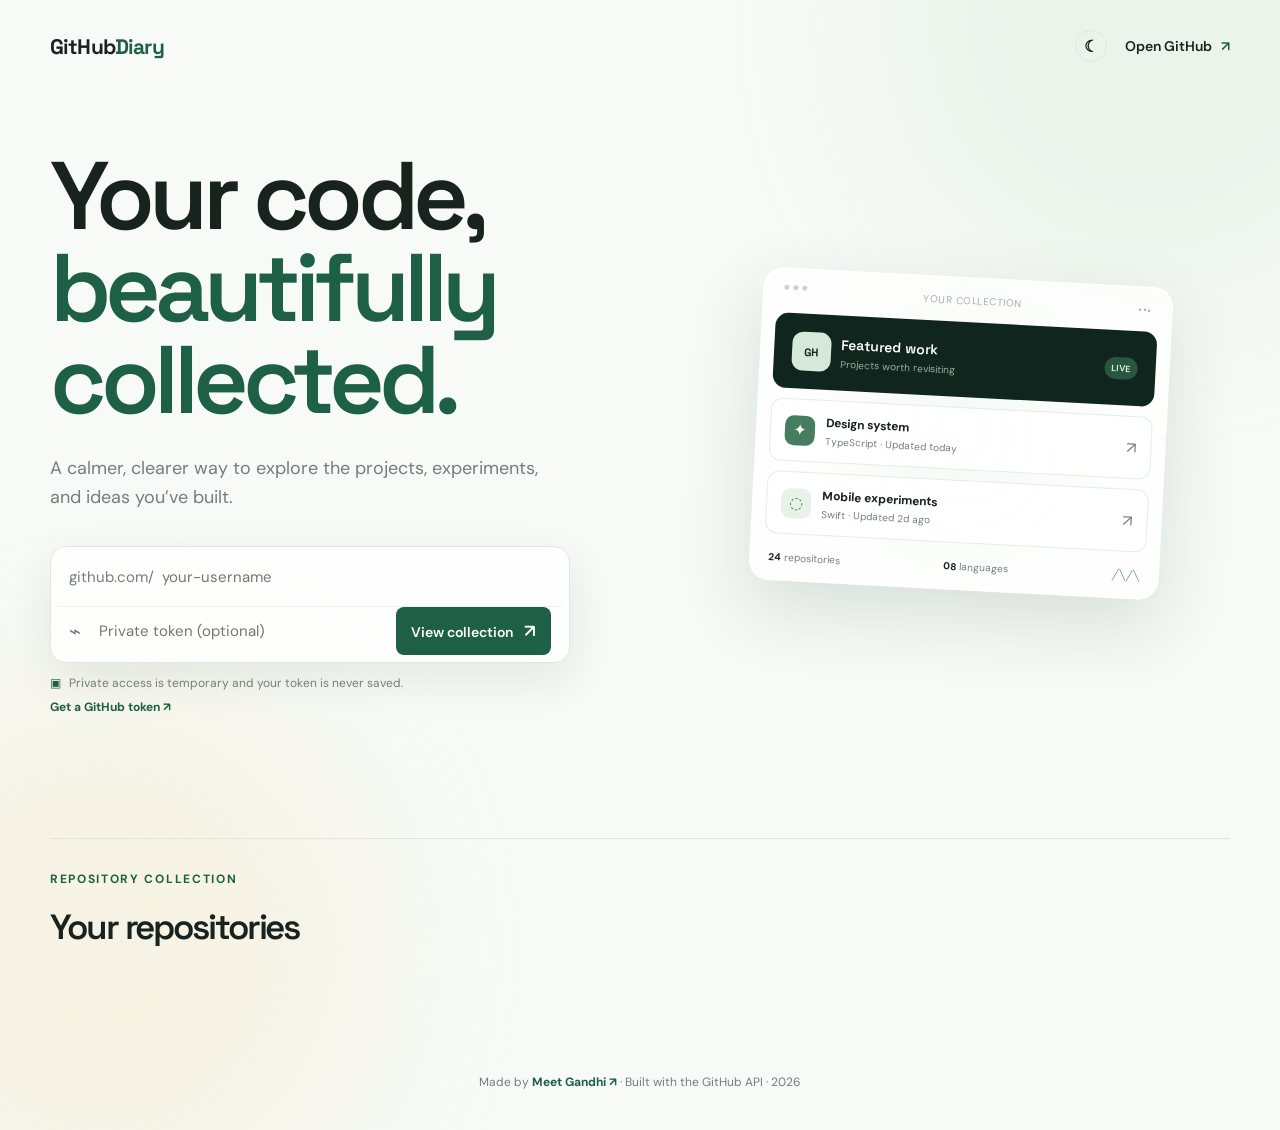
<file: index.html>
<!doctype html>
<html lang="en">
  <head>
    <meta charset="UTF-8" />
    <meta name="viewport" content="width=device-width, initial-scale=1.0" />
    <meta name="description" content="A beautiful overview of your GitHub repositories." />
    <meta property="og:title" content="GitHub Diary" />
    <meta property="og:description" content="A calmer, clearer way to explore your GitHub projects." />
    <meta name="theme-color" content="#1e6045" />
    <title>GitHub Diary</title>
    <link rel="preconnect" href="https://fonts.googleapis.com" />
    <link rel="preconnect" href="https://fonts.gstatic.com" crossorigin />
    <link href="https://fonts.googleapis.com/css2?family=DM+Sans:wght@400;500;600;700&family=Space+Grotesk:wght@500;600;700&display=swap" rel="stylesheet" />
    <link rel="stylesheet" href="styles.css" />
    <link rel="manifest" href="manifest.webmanifest" />
    <script src="script.js" defer></script>
  </head>
  <body>
    <div class="background-glow glow-one"></div>
    <div class="background-glow glow-two"></div>

    <header class="site-header">
      <a class="brand" href=".">GitHub<span>Diary</span></a>
      <div class="header-actions"><button id="theme-toggle" class="theme-toggle" type="button" aria-label="Toggle dark mode">☾</button><a class="github-link" href="https://github.com" target="_blank" rel="noreferrer">Open GitHub <span aria-hidden="true">↗</span></a></div>
    </header>

    <main class="container">
      <section class="hero">
        <div class="hero-copy-column">
        <h1>Your code,<br /><em>beautifully collected.</em></h1>
          <p class="hero-copy">A calmer, clearer way to explore the projects, experiments, and ideas you’ve built.</p>

          <form id="profile-form" class="profile-form">
          <div class="form-row"><label class="sr-only" for="username">GitHub username</label><span class="input-prefix">github.com/</span><input id="username" name="username" type="text" placeholder="your-username" autocomplete="off" required /></div>
          <div class="form-row token-row"><label class="sr-only" for="token">GitHub personal access token</label><span class="token-icon" aria-hidden="true">⌁</span><input id="token" name="token" type="password" placeholder="Private token (optional)" autocomplete="off" /><button type="submit">View collection <span aria-hidden="true">↗</span></button></div>
        </form>
        <p class="token-note"><span aria-hidden="true">▣</span> Private access is temporary and your token is never saved.</p>
        <a class="token-help" href="https://github.com/settings/personal-access-tokens/new" target="_blank" rel="noreferrer">Get a GitHub token <span aria-hidden="true">↗</span></a>
        </div>
        <div class="hero-showcase" aria-label="Preview of a repository collection">
          <div class="showcase-glow"></div>
          <div class="showcase-window">
            <div class="window-top"><span class="window-dots"><i></i><i></i><i></i></span><span>your collection</span><span>•••</span></div>
            <div class="showcase-profile"><div class="avatar-mark">GH</div><div><strong>Featured work</strong><small>Projects worth revisiting</small></div><span class="live-pill">LIVE</span></div>
            <div class="mini-repo"><span class="repo-icon">✦</span><div><strong>Design system</strong><small>TypeScript · Updated today</small></div><span>↗</span></div>
            <div class="mini-repo"><span class="repo-icon soft">◌</span><div><strong>Mobile experiments</strong><small>Swift · Updated 2d ago</small></div><span>↗</span></div>
            <div class="showcase-footer"><span><b>24</b> repositories</span><span><b>08</b> languages</span><span class="spark-line">╱╲╱╲</span></div>
          </div>
        </div>
        <p id="error-message" class="error-message" role="alert"></p>
      </section>

      <section id="dashboard" class="dashboard" aria-live="polite">
        <div id="profile-card" class="profile-card hidden"></div>
        <section id="featured-section" class="featured-section hidden">
          <div class="section-heading"><div><p class="section-label">Editor’s picks</p><h2>Featured projects</h2></div><span class="section-hint">Your standout work</span></div>
          <div id="featured-grid" class="featured-grid"></div>
        </section>
        <section id="analytics-section" class="analytics-section hidden"><div class="section-heading"><div><p class="section-label">Collection insights</p><h2>Built with</h2></div><span class="section-hint">Languages across your repositories</span></div><div id="language-chart" class="language-chart"></div></section>
        <section id="activity-section" class="analytics-section hidden"><div class="section-heading"><div><p class="section-label">Public activity</p><h2 id="activity-summary">Public contributions</h2></div><span class="section-hint">Commits found this year</span></div><div class="activity-year-control"><label for="activity-year">Year</label><select id="activity-year"></select></div><div class="contribution-layout"><div class="contribution-card"><div id="activity-months" class="activity-months"></div><div class="contribution-body"><div class="weekday-labels"><span></span><span>Mon</span><span></span><span>Wed</span><span></span><span>Fri</span><span></span></div><div id="activity-chart" class="activity-chart"></div></div><div class="contribution-footer"><span>Public commits · GitHub search API</span><span class="activity-legend"><span>Less</span><i class="level-0"></i><i class="level-1"></i><i class="level-2"></i><i class="level-3"></i><i class="level-4"></i><span>More</span></span></div><div id="activity-overview" class="activity-overview"></div></div></div></section>
        <div class="dashboard-topline">
          <div>
            <p class="section-label">Repository collection</p>
            <h2 id="profile-title">Your repositories</h2>
          </div>
          <div id="profile-summary" class="profile-summary"></div>
        </div>

        <div id="toolbar" class="toolbar hidden">
          <label class="search-box"><span aria-hidden="true">⌕</span><input id="search" type="search" placeholder="Search repositories..." /></label>
          <label class="select-box"><span class="sr-only">Sort repositories</span><select id="sort"><option value="updated">Recently updated</option><option value="stars">Most starred</option><option value="name">Name A–Z</option></select></label><button id="view-toggle" class="view-toggle" type="button" aria-label="Switch to list view">☷</button><button id="export-button" class="export-button" type="button">Export JSON</button><button id="compare-button" class="export-button hidden" type="button">Compare 0</button>
        </div>

        <div id="language-filters" class="filters hidden"></div>
        <div id="repo-grid" class="repo-grid"></div>
      </section>

      <section id="repo-detail" class="repo-detail hidden" aria-live="polite"></section>
    </main>

    <footer class="site-footer">Made by <a href="https://github.com/meet4041" target="_blank" rel="noreferrer">Meet Gandhi ↗</a> · Built with the GitHub API · <span id="year"></span></footer>
  </body>
</html>
</file>
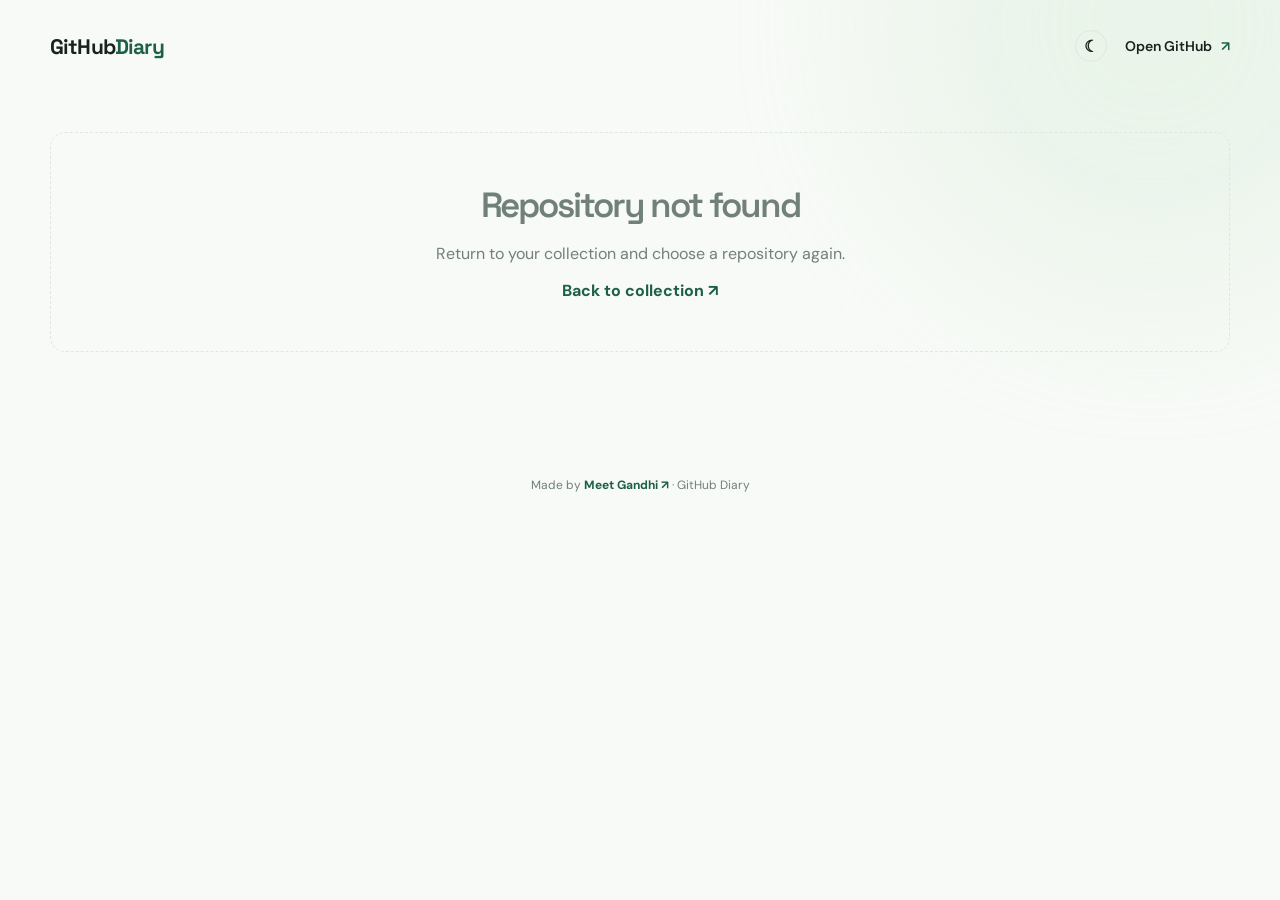
<file: repo.html>
<!doctype html>
<html lang="en">
  <head>
    <meta charset="UTF-8" />
    <meta name="viewport" content="width=device-width, initial-scale=1.0" />
    <title>Repository details · GitHub Diary</title>
    <meta name="description" content="Detailed repository information from GitHub Diary." />
    <meta name="theme-color" content="#1e6045" />
    <link rel="preconnect" href="https://fonts.googleapis.com" />
    <link rel="preconnect" href="https://fonts.gstatic.com" crossorigin />
    <link href="https://fonts.googleapis.com/css2?family=DM+Sans:wght@400;500;600;700&family=Space+Grotesk:wght@500;600;700&display=swap" rel="stylesheet" />
    <link rel="stylesheet" href="styles.css" />
    <link rel="manifest" href="manifest.webmanifest" />
    <script src="repo-page.js" defer></script>
  </head>
  <body>
    <div class="background-glow glow-one"></div>
    <header class="site-header"><a class="brand" href="index.html">GitHub<span>Diary</span></a><div class="header-actions"><button id="theme-toggle" class="theme-toggle" type="button" aria-label="Toggle dark mode">☾</button><a class="github-link" href="https://github.com" target="_blank" rel="noreferrer">Open GitHub <span aria-hidden="true">↗</span></a></div></header>
    <main class="container"><section id="repository-page" class="repo-detail repo-page"></section></main>
    <footer class="site-footer">Made by <a href="https://github.com/meet4041" target="_blank" rel="noreferrer">Meet Gandhi ↗</a> · GitHub Diary</footer>
  </body>
</html>
</file>
<file: styles.css>
:root {
  --ink: #18231f;
  --muted: #718078;
  --line: #dfe7e1;
  --paper: #f7faf6;
  --green: #1e6045;
  --mint: #dcefe1;
  --yellow: #f5c96a;
  --white: #ffffff;
  --dark: #10251d;
  --activity-0: #ebedf0;
  --activity-1: #9be9a8;
  --activity-2: #40c463;
  --activity-3: #30a14e;
  --activity-4: #216e39;
}

* { box-sizing: border-box; }
:root { color-scheme: light; }
body.dark-mode { --ink: #edf5ef; --muted: #9eb1a5; --line: #2c493a; --paper: #0e1b16; --green: #8dcc9e; --mint: #1d3d2d; --yellow: #f5c96a; --white: #172b21; --activity-0: #26352d; --activity-1: #0e4429; --activity-2: #006d32; --activity-3: #26a641; --activity-4: #39d353; color-scheme: dark; }
body.dark-mode .profile-card, body.dark-mode .repo-card, body.dark-mode .search-box, body.dark-mode .select-box, body.dark-mode .profile-form, body.dark-mode .detail-stats div, body.dark-mode .detail-block, body.dark-mode .readme-preview { background: rgba(23,43,33,.84); }
body.dark-mode .profile-card, body.dark-mode .repo-card, body.dark-mode .detail-stats div, body.dark-mode .detail-block { box-shadow: none; }
body { margin: 0; min-width: 320px; color: var(--ink); background: var(--paper); font-family: "DM Sans", sans-serif; }
.background-glow { position: fixed; width: 40vw; height: 40vw; border-radius: 50%; filter: blur(80px); opacity: .38; pointer-events: none; z-index: -1; }
.glow-one { top: -18vw; right: -10vw; background: #d5ebd7; }
.glow-two { bottom: -24vw; left: -12vw; background: #f6e8c8; }
.site-header { width: min(1180px, calc(100% - 64px)); margin: 0 auto; padding: 30px 0; display: flex; justify-content: space-between; align-items: center; }
.header-actions { display: flex; align-items: center; gap: 18px; }.theme-toggle { display: grid; width: 32px; height: 32px; place-items: center; padding: 0; border: 1px solid var(--line); border-radius: 50%; color: var(--ink); background: transparent; font-size: 16px; }.theme-toggle:hover { color: white; background: var(--green); }
.brand { color: var(--ink); text-decoration: none; font: 700 21px "Space Grotesk", sans-serif; letter-spacing: -.04em; }
.brand span { color: var(--green); }
.github-link { color: var(--ink); text-decoration: none; font-size: 14px; font-weight: 600; }
.github-link span { margin-left: 6px; color: var(--green); }
.container { width: min(1180px, calc(100% - 64px)); margin: 0 auto; }
.hero { min-height: 0; display: grid; grid-template-columns: minmax(0, 1.05fr) minmax(360px, .95fr); align-items: center; gap: 48px; padding: 58px 0 42px; }
.eyebrow, .section-label { margin: 0 0 18px; color: var(--green); font-size: 12px; font-weight: 700; letter-spacing: .14em; text-transform: uppercase; }
.eyebrow-dot { display: inline-block; width: 7px; height: 7px; margin-right: 8px; border-radius: 50%; background: #dfa53b; box-shadow: 0 0 0 4px #f4e8cc; }
h1, h2 { font-family: "Space Grotesk", sans-serif; letter-spacing: -.06em; }
h1 { margin: 0; font-size: clamp(54px, 8vw, 96px); line-height: .96; font-weight: 600; }
h1 em { color: var(--green); font-style: normal; }
.hero-copy { max-width: 500px; margin: 28px 0 34px; color: var(--muted); font-size: 18px; line-height: 1.6; }
.profile-form { width: min(100%, 520px); padding: 7px; border: 1px solid var(--line); border-radius: 16px; background: rgba(255,255,255,.82); box-shadow: 0 16px 44px rgba(32,62,46,.09); }
.form-row { display: flex; align-items: center; min-height: 46px; padding: 0 11px; }
.token-row { margin-top: 6px; border-top: 1px solid #edf1ed; }
.input-prefix { color: var(--muted); font-size: 15px; white-space: nowrap; }
.profile-form input { min-width: 0; flex: 1; border: 0; outline: 0; padding: 10px 8px; color: var(--ink); background: transparent; font: 15px "DM Sans", sans-serif; }
.token-icon { width: 22px; color: var(--muted); font-size: 20px; }
.profile-form button { padding: 12px 15px; }
.token-note { margin: 12px 0 0; color: var(--muted); font-size: 12px; }
.token-note span { color: var(--green); margin-right: 5px; }
.token-help { display: inline-block; margin-top: 8px; color: var(--green); font-size: 12px; font-weight: 700; text-decoration: none; }
.token-help:hover { text-decoration: underline; }
.hero-showcase { position: relative; min-height: 330px; display: grid; place-items: center; }
.showcase-glow { position: absolute; width: 310px; height: 310px; border-radius: 50%; background: radial-gradient(circle, #d5ebd7 0%, rgba(213,235,215,0) 70%); filter: blur(8px); }
.showcase-window { position: relative; width: min(100%, 410px); padding: 13px; border: 1px solid rgba(255,255,255,.9); border-radius: 20px; background: rgba(255,255,255,.72); box-shadow: 0 26px 70px rgba(42,74,53,.15), inset 0 1px white; transform: rotate(3deg); }
.window-top { display: flex; justify-content: space-between; padding: 3px 7px 15px; color: #a3afa8; font-size: 10px; letter-spacing: .05em; text-transform: uppercase; }
.window-dots { display: flex; gap: 4px; }.window-dots i { width: 5px; height: 5px; border-radius: 50%; background: #c4d5ca; }
.showcase-profile { display: flex; align-items: center; gap: 10px; padding: 18px; border-radius: 13px; color: white; background: var(--dark); }
.avatar-mark { display: grid; width: 39px; height: 39px; place-items: center; border-radius: 11px; color: var(--dark); background: #d6e8d8; font: 700 11px "Space Grotesk", sans-serif; }
.showcase-profile strong, .showcase-profile small { display: block; }.showcase-profile strong { font: 600 14px "Space Grotesk", sans-serif; }.showcase-profile small { margin-top: 4px; color: #9ab1a4; font-size: 10px; }.live-pill { margin-left: auto; padding: 5px 7px; border-radius: 99px; color: #d6e8d8; background: #28563f; font-size: 9px; font-weight: 700; }
.mini-repo { display: flex; align-items: center; gap: 11px; margin-top: 10px; padding: 14px; border: 1px solid #e5ece6; border-radius: 12px; background: rgba(255,255,255,.9); }.mini-repo > span:last-child { margin-left: auto; color: var(--muted); }.repo-icon { display: grid; width: 30px; height: 30px; place-items: center; border-radius: 9px; color: white; background: #467d5f; }.repo-icon.soft { color: #467d5f; background: #e8f2e9; }.mini-repo strong, .mini-repo small { display: block; }.mini-repo strong { font-size: 12px; }.mini-repo small { margin-top: 4px; color: var(--muted); font-size: 10px; }.showcase-footer { display: flex; align-items: center; justify-content: space-between; padding: 17px 5px 3px; color: var(--muted); font-size: 10px; }.showcase-footer b { color: var(--ink); }.spark-line { color: #6da17e; letter-spacing: 1px; }
button { border: 0; border-radius: 8px; padding: 13px 18px; color: white; background: var(--green); cursor: pointer; font: 600 14px "DM Sans", sans-serif; transition: transform .2s, background .2s; }
button:hover { background: #164b36; transform: translateY(-1px); }
button span { margin-left: 8px; font-size: 18px; }
.error-message { grid-column: 1 / -1; min-height: 20px; margin: 12px 0 0; color: #b2473f; font-size: 13px; }
.dashboard { padding: 32px 0 100px; border-top: 1px solid var(--line); }
.profile-card { display: flex; align-items: center; justify-content: space-between; gap: 35px; margin-bottom: 52px; padding: 24px; border: 1px solid var(--line); border-radius: 18px; background: rgba(255,255,255,.68); box-shadow: 0 15px 40px rgba(32,62,46,.06); }.profile-identity { display: flex; align-items: center; gap: 18px; min-width: 0; }.profile-identity img { width: 82px; height: 82px; flex: 0 0 auto; border: 5px solid white; border-radius: 22px; object-fit: cover; box-shadow: 0 7px 20px rgba(32,62,46,.14); }.profile-identity .section-label { margin-bottom: 7px; }.profile-identity h2 { margin: 0; font-size: 27px; }.profile-handle { display: inline-block; margin-top: 4px; color: var(--green); font-size: 13px; font-weight: 700; text-decoration: none; }.profile-bio { max-width: 580px; margin: 10px 0 8px; color: var(--muted); font-size: 14px; line-height: 1.5; }.profile-location { display: flex; flex-wrap: wrap; gap: 12px; color: var(--muted); font-size: 12px; }.profile-location a { color: var(--green); font-weight: 700; text-decoration: none; }.profile-metrics { display: grid; grid-template-columns: repeat(4, minmax(70px, 1fr)); gap: 18px; min-width: 330px; }.profile-metrics div { text-align: center; }.profile-metrics strong, .profile-metrics span { display: block; }.profile-metrics strong { font: 600 22px "Space Grotesk", sans-serif; }.profile-metrics span { margin-top: 5px; color: var(--muted); font-size: 11px; }
.featured-section { margin-bottom: 58px; }.section-heading { display: flex; align-items: end; justify-content: space-between; gap: 20px; margin-bottom: 18px; }.section-heading h2 { margin: 0; font-size: 30px; }.section-hint { color: var(--muted); font-size: 12px; }.featured-grid { display: grid; grid-template-columns: repeat(3, 1fr); gap: 14px; }.featured-card { display: flex; min-height: 205px; overflow: hidden; border: 1px solid var(--line); border-radius: 15px; background: var(--dark); color: white; }.featured-number { width: 45px; padding: 20px 0; color: #6a987b; background: #17352a; text-align: center; font: 600 12px "Space Grotesk", sans-serif; }.featured-card-body { display: flex; flex: 1; flex-direction: column; padding: 20px; }.featured-card-top { display: flex; justify-content: space-between; color: #a4c0ab; font-size: 11px; }.featured-language { color: #d6e8d8; font-weight: 700; }.featured-card h3 { margin: 24px 0 8px; font: 600 21px "Space Grotesk", sans-serif; letter-spacing: -.04em; }.featured-card p { display: -webkit-box; overflow: hidden; margin: 0; color: #a4b7ab; font-size: 12px; line-height: 1.5; -webkit-box-orient: vertical; -webkit-line-clamp: 2; }.featured-card a { margin-top: auto; padding-top: 17px; color: #d6e8d8; font-size: 12px; font-weight: 700; text-decoration: none; }.featured-card a:hover { color: white; }
.analytics-section { margin-bottom: 58px; }.language-chart { display: grid; grid-template-columns: repeat(2, 1fr); gap: 18px 35px; padding: 22px; border: 1px solid var(--line); border-radius: 15px; background: rgba(255,255,255,.55); }.language-row-label { display: flex; justify-content: space-between; margin-bottom: 7px; color: var(--ink); font-size: 12px; }.language-row-label strong { color: var(--muted); }.language-bar { height: 7px; overflow: hidden; border-radius: 99px; background: var(--line); }.language-bar i { display: block; height: 100%; border-radius: inherit; background: var(--green); }.view-toggle { min-width: 44px; padding: 11px; border: 1px solid var(--line); color: var(--green); background: transparent; }.view-toggle:hover { color: white; background: var(--green); }.repo-grid.list-view { grid-template-columns: 1fr; }.repo-grid.list-view .repo-card { min-height: auto; }.repo-grid.list-view .repo-description { -webkit-line-clamp: 1; }.detail-actions { display: flex; flex-direction: column; align-items: flex-end; gap: 12px; }.copy-link { padding: 10px 14px; border: 1px solid var(--line); color: var(--green); background: transparent; }.copy-link:hover { color: white; background: var(--green); }
.repo-card-actions { display: flex; align-items: center; gap: 6px; }.favorite-button { width: 30px; height: 30px; padding: 0; border: 1px solid transparent; color: var(--muted); background: transparent; }.favorite-button:hover, .favorite-button.active { color: #d99a22; background: #fff4d8; }
.compare-select { padding: 6px 8px; border: 1px solid var(--line); color: var(--muted); background: transparent; font-size: 10px; }.compare-select:hover, .compare-select.active { color: white; background: var(--green); }
.export-button { padding: 11px 13px; border: 1px solid var(--line); color: var(--green); background: transparent; white-space: nowrap; }.export-button:hover { color: white; background: var(--green); }
.dashboard-topline { display: flex; align-items: end; justify-content: space-between; gap: 24px; }
h2 { margin: 0; font-size: 35px; font-weight: 600; }
.profile-summary { color: var(--muted); font-size: 14px; }
.profile-summary a { color: var(--green); font-weight: 700; text-decoration: none; }
.toolbar { display: flex; gap: 12px; margin: 36px 0 16px; }
.search-box, .select-box { display: flex; align-items: center; border: 1px solid var(--line); border-radius: 9px; background: rgba(255,255,255,.7); }
.search-box { flex: 1; padding: 0 14px; color: var(--muted); font-size: 23px; }
.search-box input, select { border: 0; outline: 0; background: transparent; color: var(--ink); font: 14px "DM Sans", sans-serif; }
.search-box input { width: 100%; padding: 13px 10px; }
.select-box { padding: 0 12px; }
select { padding: 13px 24px 13px 5px; }
.filters { display: flex; flex-wrap: wrap; gap: 8px; margin: 0 0 28px; }
.filter { padding: 7px 12px; border: 1px solid var(--line); border-radius: 99px; color: var(--muted); background: transparent; cursor: pointer; font: 600 12px "DM Sans", sans-serif; }
.filter.active, .filter:hover { border-color: var(--green); color: white; background: var(--green); }
.repo-grid { display: grid; grid-template-columns: repeat(3, minmax(0, 1fr)); grid-auto-rows: 1fr; gap: 16px; align-items: stretch; }
.repo-card { display: flex; height: 100%; min-height: 225px; flex-direction: column; padding: 22px; border: 1px solid var(--line); border-radius: 15px; background: rgba(255,255,255,.65); transition: transform .2s, box-shadow .2s; }
.repo-card:hover { transform: translateY(-4px); box-shadow: 0 16px 35px rgba(33,69,50,.1); }
.repo-card h3 { margin: 0 0 10px; font: 600 19px "Space Grotesk", sans-serif; letter-spacing: -.04em; }
.repo-card-head { display: flex; align-items: start; justify-content: space-between; gap: 12px; }.repo-card-head h3 { flex: 1; }
.info-button { display: grid; width: 27px; height: 27px; place-items: center; padding: 0; border: 1px solid var(--line); border-radius: 50%; color: var(--green); background: transparent; font: 700 15px Georgia, serif; }.info-button:hover { color: white; background: var(--green); }
.repo-card h3 a { color: var(--ink); text-decoration: none; }
.repo-card h3 a:hover { color: var(--green); }
.repo-description { display: -webkit-box; overflow: hidden; margin: 0; color: var(--muted); font-size: 13px; line-height: 1.55; -webkit-box-orient: vertical; -webkit-line-clamp: 3; }
.card-bottom { display: flex; align-items: center; justify-content: space-between; gap: 10px; margin-top: auto; padding-top: 25px; color: var(--muted); font-size: 12px; }
.language { display: flex; align-items: center; gap: 7px; color: var(--ink); font-weight: 600; }
.language-dot { width: 8px; height: 8px; border-radius: 50%; background: var(--yellow); }
.stats { display: flex; gap: 10px; }
.empty-state, .skeleton { grid-column: 1 / -1; padding: 50px; border: 1px dashed var(--line); border-radius: 15px; color: var(--muted); text-align: center; }
.repo-detail { padding: 40px 0 100px; }.back-button { padding: 9px 0; color: var(--green); background: transparent; }.back-button:hover { color: var(--ink); background: transparent; transform: none; }.detail-header { display: flex; align-items: end; justify-content: space-between; gap: 28px; margin: 34px 0 18px; }.detail-header h2 { margin: 0; font-size: clamp(36px, 5vw, 58px); }.detail-description { max-width: 620px; margin: 15px 0 0; color: var(--muted); font-size: 16px; line-height: 1.6; }.detail-github-link, .detail-section a { color: var(--green); font-weight: 700; text-decoration: none; }.detail-github-link:hover, .detail-section a:hover { text-decoration: underline; }.detail-meta { display: flex; flex-wrap: wrap; gap: 10px 18px; padding: 18px 0; border-top: 1px solid var(--line); border-bottom: 1px solid var(--line); color: var(--muted); font-size: 13px; }.visibility-badge { padding: 5px 9px; border-radius: 99px; color: #376c4f; background: var(--mint); font-weight: 700; }.visibility-badge.private { color: #876225; background: #f6e8c4; }.detail-stats { display: grid; grid-template-columns: repeat(4, 1fr); gap: 12px; margin: 28px 0; }.detail-stats div, .detail-block { padding: 18px; border: 1px solid var(--line); border-radius: 12px; background: rgba(255,255,255,.55); }.detail-stats strong, .detail-stats span, .detail-block span, .detail-block strong { display: block; }.detail-stats strong { font: 600 25px "Space Grotesk", sans-serif; }.detail-stats span, .detail-block span { margin-top: 5px; color: var(--muted); font-size: 12px; }.detail-grid { display: grid; grid-template-columns: repeat(4, 1fr); gap: 12px; }.detail-block strong { margin-top: 8px; font-size: 14px; overflow-wrap: anywhere; }.detail-section { margin-top: 28px; }.detail-label { display: block; margin-bottom: 10px; color: var(--muted); font-size: 12px; font-weight: 700; letter-spacing: .1em; text-transform: uppercase; }.detail-tags { display: flex; flex-wrap: wrap; gap: 8px; }.detail-tag { padding: 7px 11px; border-radius: 99px; color: var(--green); background: var(--mint); font-size: 12px; font-weight: 600; }.detail-muted { color: var(--muted); font-size: 13px; }
.repo-page h1 { margin: 0; font: 600 clamp(38px, 6vw, 70px)/.98 "Space Grotesk", sans-serif; letter-spacing: -.06em; }
.skeleton { height: 225px; border: 0; background: linear-gradient(100deg, #eaf1ea 30%, #f7faf6 50%, #eaf1ea 70%); background-size: 200% 100%; animation: loading 1.4s infinite; }
@keyframes loading { to { background-position: -200% 0; } }
.site-footer { padding: 25px 24px 40px; color: var(--muted); text-align: center; font-size: 12px; }.site-footer a { color: var(--green); font-weight: 700; text-decoration: none; }.site-footer a:hover { text-decoration: underline; }
.state-badge { padding: 5px 9px; border: 1px solid var(--line); border-radius: 99px; color: var(--ink); background: white; font-weight: 600; }
.capabilities { display: flex; flex-wrap: wrap; gap: 8px; }
.capability { padding: 8px 11px; border-radius: 8px; font-size: 12px; font-weight: 600; }
.capability.enabled { color: #376c4f; background: var(--mint); }
.capability.disabled { color: var(--muted); background: #eef1ee; }
.detail-links { display: grid; gap: 12px; }
.detail-links div { display: grid; gap: 5px; }
.workspace-controls { display: grid; grid-template-columns: 180px 1fr; gap: 12px; }.workspace-controls label { display: grid; gap: 7px; color: var(--muted); font-size: 12px; font-weight: 700; }.workspace-controls select, .workspace-controls textarea { width: 100%; padding: 12px; border: 1px solid var(--line); border-radius: 9px; color: var(--ink); background: rgba(255,255,255,.65); font: 14px "DM Sans", sans-serif; }.workspace-controls textarea { resize: vertical; }.personal-workspace button { margin-top: 12px; padding: 10px 14px; font-size: 12px; }.personal-workspace .detail-muted { margin-left: 10px; }
.activity-list { display: grid; gap: 8px; }.activity-item { display: grid; gap: 5px; padding: 14px 16px; border: 1px solid var(--line); border-radius: 10px; color: var(--ink); background: rgba(255,255,255,.55); text-decoration: none; }.activity-item:hover { border-color: var(--green); }.activity-item strong { overflow: hidden; font-size: 13px; text-overflow: ellipsis; white-space: nowrap; }.activity-item span { color: var(--muted); font-size: 11px; }
.contribution-card { overflow-x: auto; padding: 24px; border: 1px solid var(--line); border-radius: 15px; background: rgba(255,255,255,.55); }.activity-months { display: grid; grid-template-columns: repeat(53, minmax(0, 1fr)); column-gap: 4px; width: calc(100% - 42px); min-width: 0; margin-left: 42px; margin-bottom: 8px; color: var(--muted); font-size: 11px; }.contribution-body { display: flex; gap: 10px; width: 100%; min-width: 0; }.weekday-labels { display: grid; grid-template-rows: repeat(7, 12px); gap: 4px; width: 32px; flex: 0 0 32px; color: var(--muted); font-size: 10px; }.weekday-labels span { align-self: center; }.activity-chart { display: grid; flex: 1; min-width: 0; grid-template-rows: repeat(7, 1fr); grid-auto-flow: column; grid-auto-columns: minmax(0, 1fr); gap: 4px; padding: 0; border: 0; background: transparent; }.activity-cell { width: 100%; height: auto; aspect-ratio: 1; border: 1px solid color-mix(in srgb, var(--ink) 8%, transparent); border-radius: 3px; background: var(--activity-0); transition: transform .15s ease, outline .15s ease; }.activity-cell:hover { z-index: 1; transform: scale(1.3); outline: 2px solid var(--ink); outline-offset: 1px; }.activity-cell.level-1 { background: var(--activity-1); }.activity-cell.level-2 { background: var(--activity-2); }.activity-cell.level-3 { background: var(--activity-3); }.activity-cell.level-4 { background: var(--activity-4); }.contribution-footer { display: flex; justify-content: space-between; width: 100%; min-width: 0; margin-top: 20px; color: var(--muted); font-size: 11px; }.activity-legend { display: flex; align-items: center; gap: 5px; }.activity-legend i { width: 12px; height: 12px; border: 1px solid color-mix(in srgb, var(--ink) 8%, transparent); border-radius: 3px; background: var(--activity-0); }.activity-legend i.level-1 { background: var(--activity-1); }.activity-legend i.level-2 { background: var(--activity-2); }.activity-legend i.level-3 { background: var(--activity-3); }.activity-legend i.level-4 { background: var(--activity-4); }
.contribution-layout { display: grid; grid-template-columns: minmax(0, 1fr) 105px; gap: 16px; align-items: start; }.activity-years { display: grid; gap: 8px; }.activity-year { padding: 13px 12px; border: 1px solid transparent; border-radius: 9px; color: var(--muted); background: transparent; text-align: left; }.activity-year:hover, .activity-year.active { color: white; background: var(--green); }.activity-year.active { font-weight: 700; }
.activity-tooltip { position: fixed; z-index: 20; max-width: 220px; padding: 8px 11px; border: 1px solid var(--line); border-radius: 7px; color: var(--paper); background: var(--ink); box-shadow: 0 8px 24px rgba(0,0,0,.18); font-size: 12px; pointer-events: none; opacity: 0; transform: translate(-50%, -100%) translateY(-6px); transition: opacity .08s ease; white-space: nowrap; }.activity-tooltip.visible { opacity: 1; }
.activity-overview { display: grid; gap: 12px; margin-top: 24px; padding-top: 20px; border-top: 1px solid var(--line); color: var(--muted); font-size: 13px; }.activity-overview strong { color: var(--ink); font: 600 19px "Space Grotesk", sans-serif; }.activity-overview div { display: flex; flex-wrap: wrap; gap: 10px; }.activity-overview span { padding: 9px 12px; border: 1px solid var(--line); border-radius: 9px; }.activity-overview b { color: var(--green); }
.activity-year-control { display: flex; align-items: center; justify-content: flex-end; gap: 9px; margin: 0 0 12px; color: var(--muted); font-size: 12px; font-weight: 700; }.activity-year-control select { min-width: 110px; padding: 10px 34px 10px 12px; border: 1px solid var(--line); border-radius: 9px; color: var(--ink); background: rgba(255,255,255,.7); font: 600 13px "DM Sans", sans-serif; cursor: pointer; }.activity-year-control select:disabled { cursor: wait; opacity: .65; }
.comparison-grid { display: grid; grid-template-columns: repeat(2, 1fr); gap: 14px; }.comparison-grid h3 { margin-top: 0; font: 600 22px "Space Grotesk", sans-serif; }.comparison-grid .detail-block span { margin-top: 16px; }
@media print { .site-header, .site-footer, .back-button, .detail-actions { display: none !important; }.repo-detail { padding-top: 0; } body { background: white; } }
.detail-links span { color: var(--muted); font-size: 12px; }
.clone-command { display: block; overflow-x: auto; margin-top: 8px; padding: 13px 15px; border: 1px solid var(--line); border-radius: 9px; color: var(--ink); background: #eef4ef; font: 12px ui-monospace, SFMono-Regular, Menlo, monospace; white-space: nowrap; }
.readme-preview { max-height: 480px; overflow: auto; margin: 0 0 14px; padding: 22px; border: 1px solid var(--line); border-radius: 12px; color: var(--ink); background: rgba(255,255,255,.65); font: 13px/1.7 ui-monospace, SFMono-Regular, Menlo, monospace; white-space: pre-wrap; }
.hidden { display: none !important; }
.sr-only { position: absolute; width: 1px; height: 1px; padding: 0; overflow: hidden; clip: rect(0,0,0,0); white-space: nowrap; border: 0; }
@media (min-width: 901px) { .dashboard > section, .repo-grid, .analytics-section { content-visibility: auto; contain-intrinsic-size: 1px 420px; } }
@media (max-width: 1100px) { .site-header, .container { width: min(100% - 40px, 980px); }.hero { gap: 28px; }.repo-grid { grid-template-columns: repeat(3, minmax(0, 1fr)); }.profile-card { gap: 24px; }.profile-metrics { min-width: 290px; gap: 12px; }.contribution-layout { grid-template-columns: minmax(0, 1fr) 88px; } }
@media (max-width: 700px) { .site-header, .container { width: min(100% - 30px, 620px); }.site-header { padding: 20px 0; }.github-link { font-size: 12px; }.hero { padding: 34px 0 42px; }.hero-copy { margin: 20px 0 26px; font-size: 16px; }.hero-showcase { min-height: 275px; }.showcase-window { transform: rotate(2deg) scale(.86); }.profile-form { width: 100%; }.dashboard { padding-top: 24px; }.profile-card { padding: 18px; }.profile-identity img { width: 64px; height: 64px; }.profile-metrics { min-width: 0; }.toolbar { display: grid; grid-template-columns: 1fr auto; }.toolbar .search-box { grid-column: 1 / -1; }.toolbar .select-box { min-width: 0; }.toolbar select { max-width: 100%; }.export-button { padding: 10px 11px; font-size: 12px; }.repo-grid { grid-template-columns: 1fr; gap: 12px; }.repo-card { min-height: 190px; padding: 18px; }.featured-card { min-height: 185px; }.contribution-layout { grid-template-columns: 1fr; }.activity-years { grid-template-columns: repeat(5, 1fr); }.activity-year { padding: 9px 4px; text-align: center; }.contribution-card { padding: 16px; }.activity-tooltip { display: none; } }
@media (max-width: 420px) { .brand { font-size: 18px; }.header-actions { gap: 9px; }.github-link { display: none; }.hero h1 { font-size: clamp(45px, 14vw, 64px); }.form-row { flex-wrap: wrap; }.token-row { padding-top: 6px; }.token-row button { width: 100%; margin: 5px 0 0; }.profile-metrics { gap: 8px; }.profile-metrics strong { font-size: 18px; }.profile-metrics span { font-size: 10px; }.repo-card-head h3 { font-size: 17px; }.repo-card-actions { gap: 3px; }.compare-select { padding: 5px; font-size: 9px; }.stats { gap: 5px; font-size: 10px; }.activity-years { gap: 4px; }.activity-year { font-size: 11px; }.activity-tooltip { display: none; } }
@media (max-width: 800px) { .repo-grid { grid-template-columns: repeat(2, 1fr); } .hero { padding-top: 54px; } }
@media (max-width: 900px) { .hero { grid-template-columns: 1fr; gap: 30px; padding-top: 55px; } .hero-showcase { min-height: 330px; } }
@media (max-width: 850px) { .profile-card { display: block; }.profile-metrics { margin-top: 25px; } }
@media (max-width: 900px) { .featured-grid { grid-template-columns: 1fr; } }
@media (max-width: 560px) { .site-header, .container { width: min(100% - 32px, 1180px); } .hero { padding: 42px 0 54px; } .showcase-window { transform: rotate(2deg) scale(.94); } .dashboard-topline { display: block; } .profile-summary { margin-top: 12px; } .toolbar { flex-direction: column; } .repo-grid { grid-template-columns: 1fr; } .detail-header { display: block; }.detail-actions { align-items: flex-start; margin-top: 18px; }.detail-github-link { display: inline-block; margin-top: 0; }.detail-stats, .detail-grid { grid-template-columns: repeat(2, 1fr); }.workspace-controls { grid-template-columns: 1fr; }.profile-identity { align-items: flex-start; }.profile-identity img { width: 64px; height: 64px; border-radius: 17px; }.profile-identity h2 { font-size: 23px; }.profile-metrics { grid-template-columns: repeat(2, 1fr); min-width: 0; gap: 16px; }.section-heading { align-items: start; flex-direction: column; }.language-chart { grid-template-columns: 1fr; }.contribution-layout { grid-template-columns: 1fr; }.activity-years { grid-template-columns: repeat(5, 1fr); }.activity-year { text-align: center; } }
@media (max-width: 700px) { .repo-grid { grid-template-columns: 1fr; }.toolbar { display: grid; grid-template-columns: 1fr auto; flex-direction: initial; }.toolbar .search-box { grid-column: 1 / -1; }.toolbar .select-box { min-width: 0; }.toolbar .export-button { min-width: 0; }.profile-card { display: block; }.profile-metrics { margin-top: 22px; }.contribution-layout { grid-template-columns: 1fr; }.activity-months { width: 844px; min-width: 844px; }.contribution-body { width: 886px; min-width: 886px; }.contribution-footer { width: 844px; min-width: 844px; } }
.contribution-layout { grid-template-columns: 1fr; }
.activity-cell.outside-year { visibility: hidden; pointer-events: none; }
</file>
